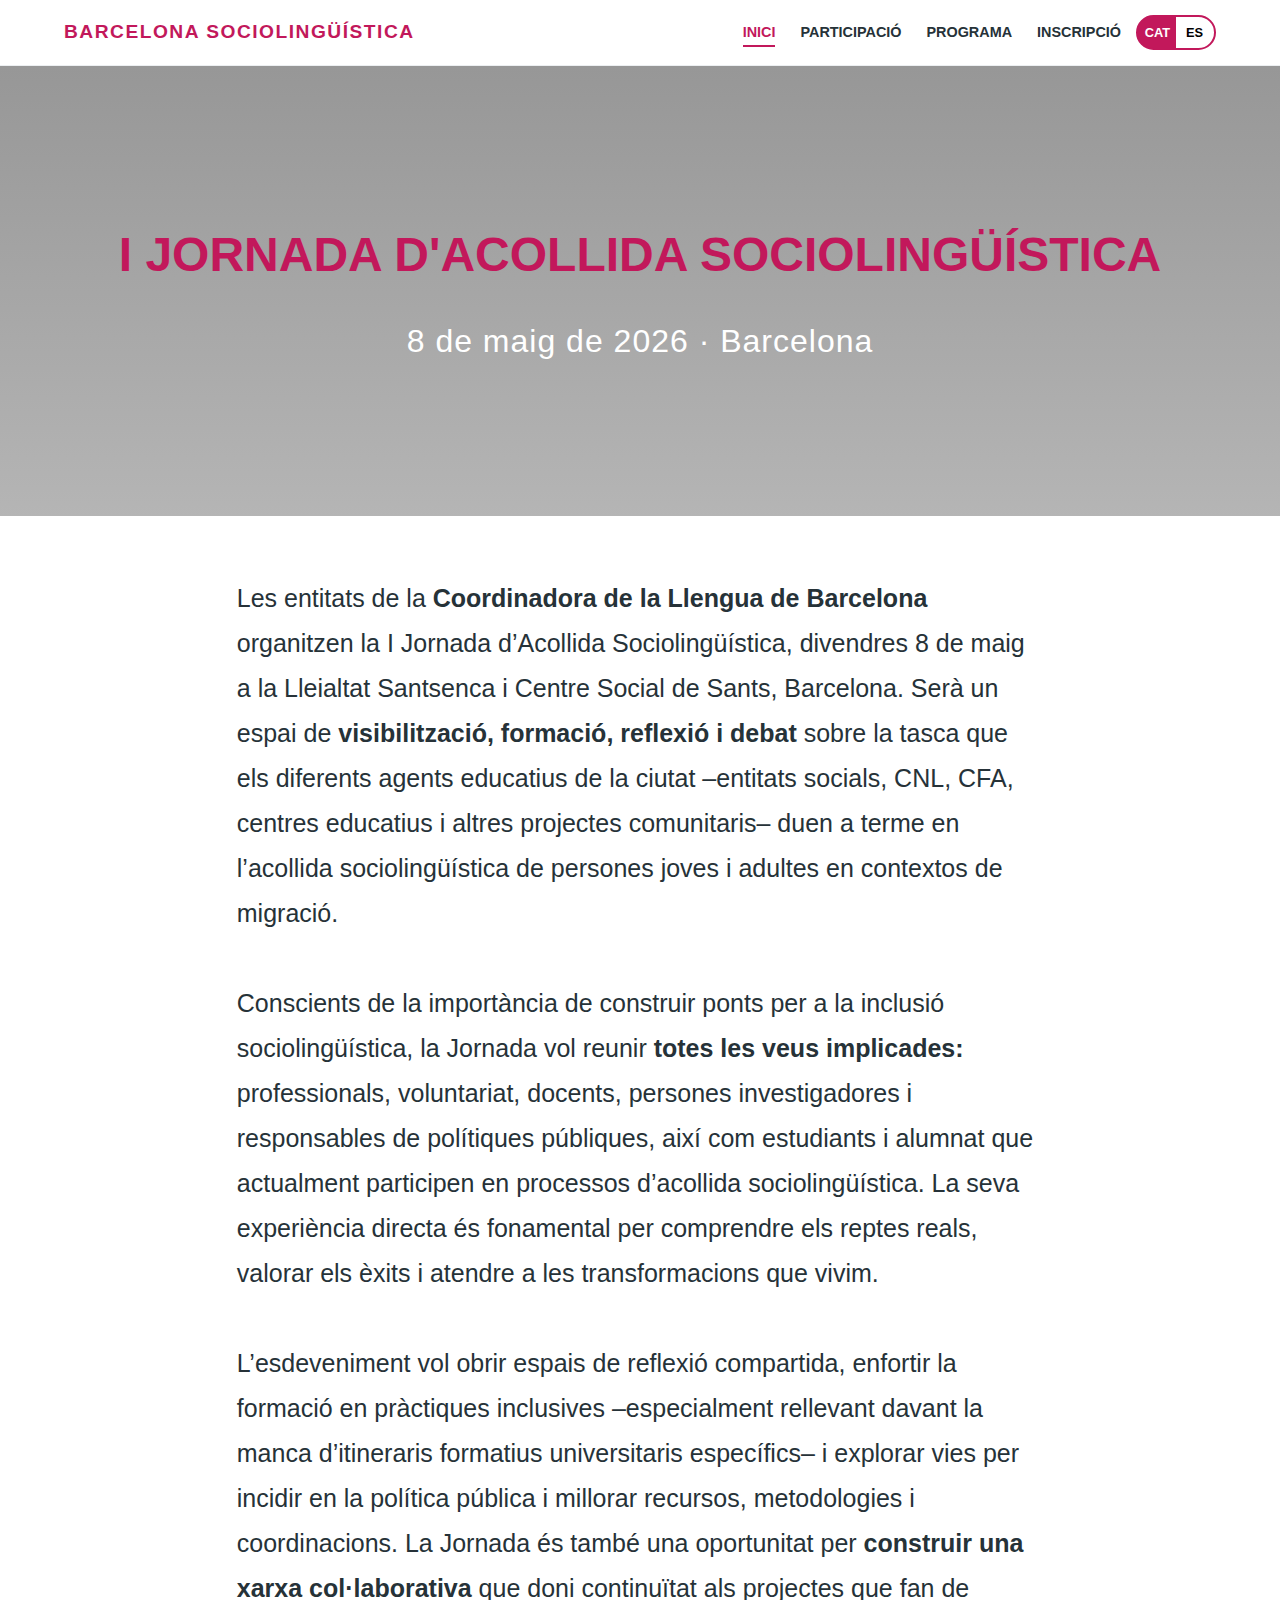
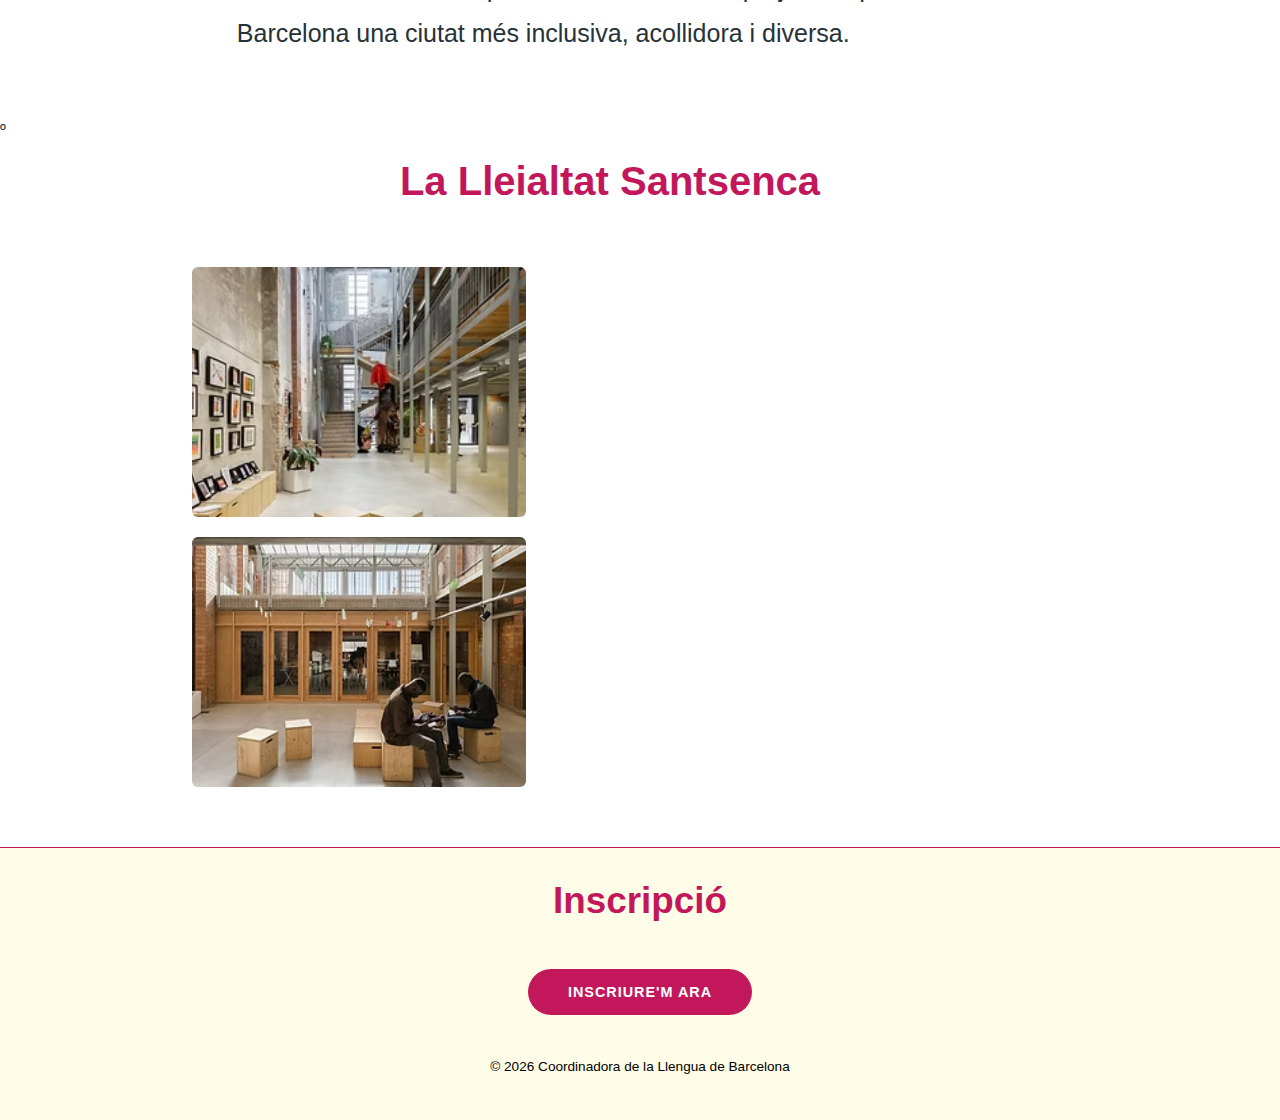
<file: index.html>
<!DOCTYPE html>
<html lang="ca">

<head>
    <meta charset="UTF-8">
    <title>Inici | I Jornada</title>
    <meta name="viewport" content="width=device-width, initial-scale=1">
    <link rel="stylesheet" href="style.css">
</head>

<body>

    <!-- HERO -->
    <header id="hero" class="hero">
        <div class="hero-content">
            <h1 id="hero-title" class="hero-title">I Jornada d'Acollida Sociolingüística</h1>
            <p id="hero-date" class="hero-date">8 de maig de 2026 · Barcelona</p>
        </div>
    </header>

    <!-- INTRODUCCIÓN -->
    <section id="intro" class="section container">
        <div id="intro-text" class="intro-text">

        </div>
    </section>

    
º
    <!-- UBICACIÓN -->
    <section id="location" class="location-section">
        <h2 id="location-title" class="location-title">La Lleialtat Santsenca</h2>

        <div class="location-flex">
            <div class="location-images">
                <img src="./img/ubi1.avif" alt="Interior Lleialtat">
                <img src="./img/ubi2.avif" alt="Espai Social">
            </div>

            <div class="map-container">
                <iframe
                    src="https://www.google.com/maps/embed?pb=!1m18!1m12!1m3!1d382621.56445900147!2d1.965536495145712!3d41.477592037907385!2m3!1f0!2f0!3f0!3m2!1i1024!2i768!4f13.1!3m3!1m2!1s0x12a49885237d18d1%3A0x4b334924b90e717a!2sCarrer%20d&#39;Olzinelles%2C%2031%2C%20Sants-Montju%C3%AFc%2C%2008014%20Barcelona!5e0!3m2!1ses!2ses!4v1768354115366!5m2!1ses!2ses"
                    width="600" height="450" style="border:0;" allowfullscreen="" loading="lazy"
                    referrerpolicy="no-referrer-when-downgrade"></iframe>
            </div>
        </div>
    </section>

    <!-- INSCRIPCIÓN -->
    <section id="inscripcio" class="inscription-footer">
      
            <h2 id="inscripcio-title" class="footer-title">Inscripció</h2>
            <button id="rsvp-btn" class="rsvp-btn">Inscriure'm ara</button>
       

    </section>

    <!-- FOOTER -->
    <footer id="footer" class="footer">
        <p id="footer-text">© 2026 Coordinadora de la Llengua de Barcelona</p>
    </footer>
    <script src="nav.js" defer></script>

</body>

</html>
</file>
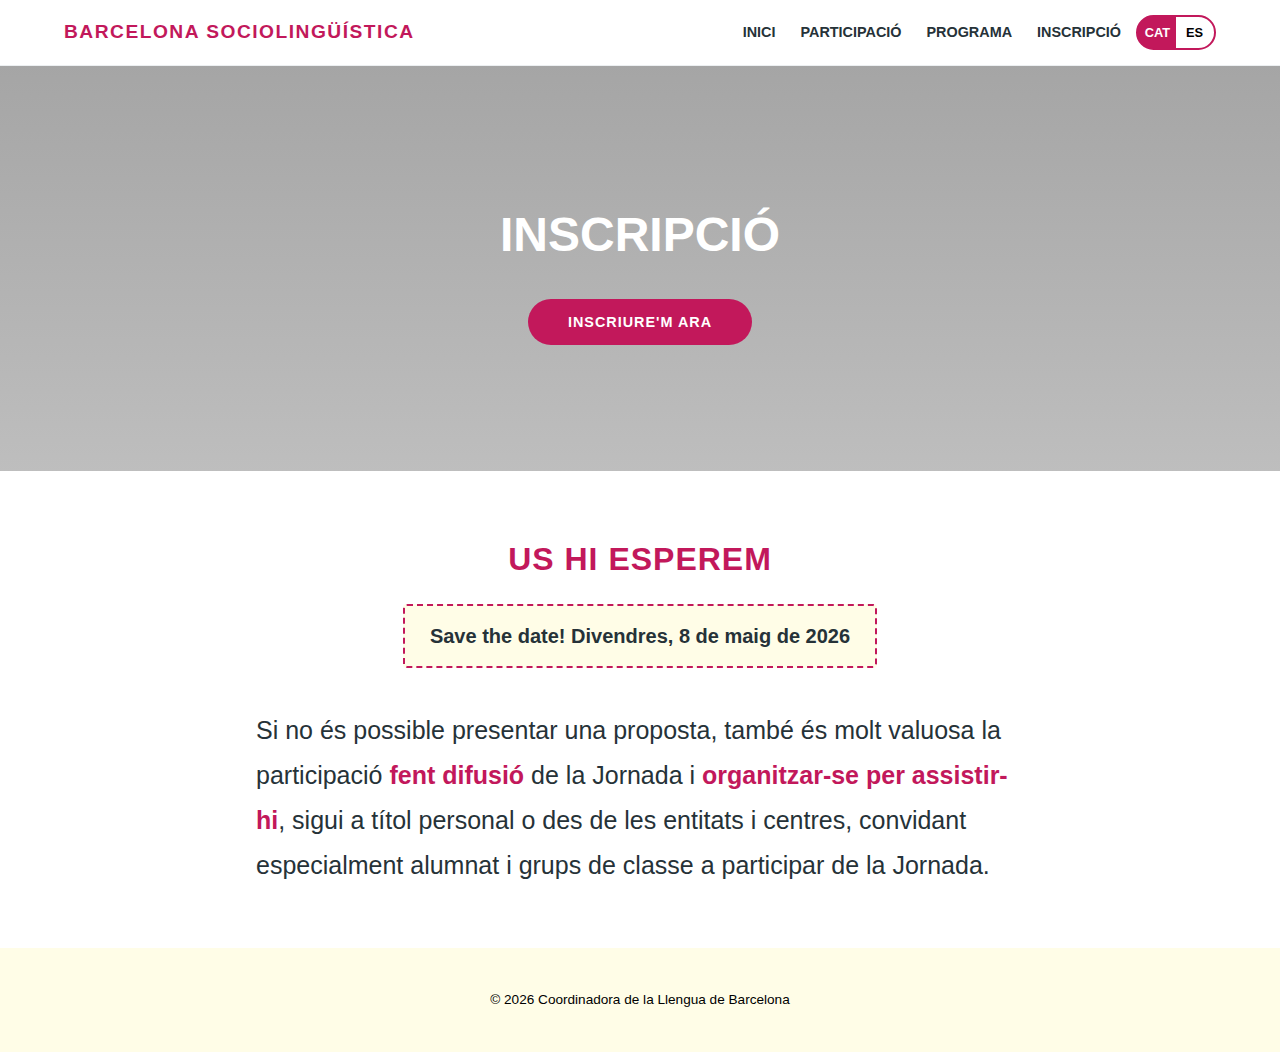
<file: inscripcion.html>
<!DOCTYPE html>
<html lang="ca">

<head>
    <meta charset="UTF-8">
    <title>Inscripció | I Jornada</title>
    <meta name="viewport" content="width=device-width, initial-scale=1">

    <link rel="stylesheet" href="style.css">
</head>

<body>

    <!-- HEADER CON IMAGEN -->
    <header class="page-header page-header--inscripcion">
        <div class="page-header-content">
            <h1 id="page-header-title" class="page-header-title">Inscripció</h1>

            <button id="rsvp-btn" class="rsvp-btn">Inscriure'm ara</button>
            
        </div>
    </header>

    <div class="inscripcion-container">
    <h5 id="subtitle">Us hi esperem</h5>
    <samp id="save-date">Save the date! Divendres, 8 de maig de 2026</samp>
    <p id="participation-text"></p>
    
</div>

  <!-- FOOTER -->
    <footer id="footer" class="footer">
        <p id="footer-text">© 2026 Coordinadora de la Llengua de Barcelona</p>
    </footer>
    <script src="nav.js"></script>
</body>

</html>
</file>
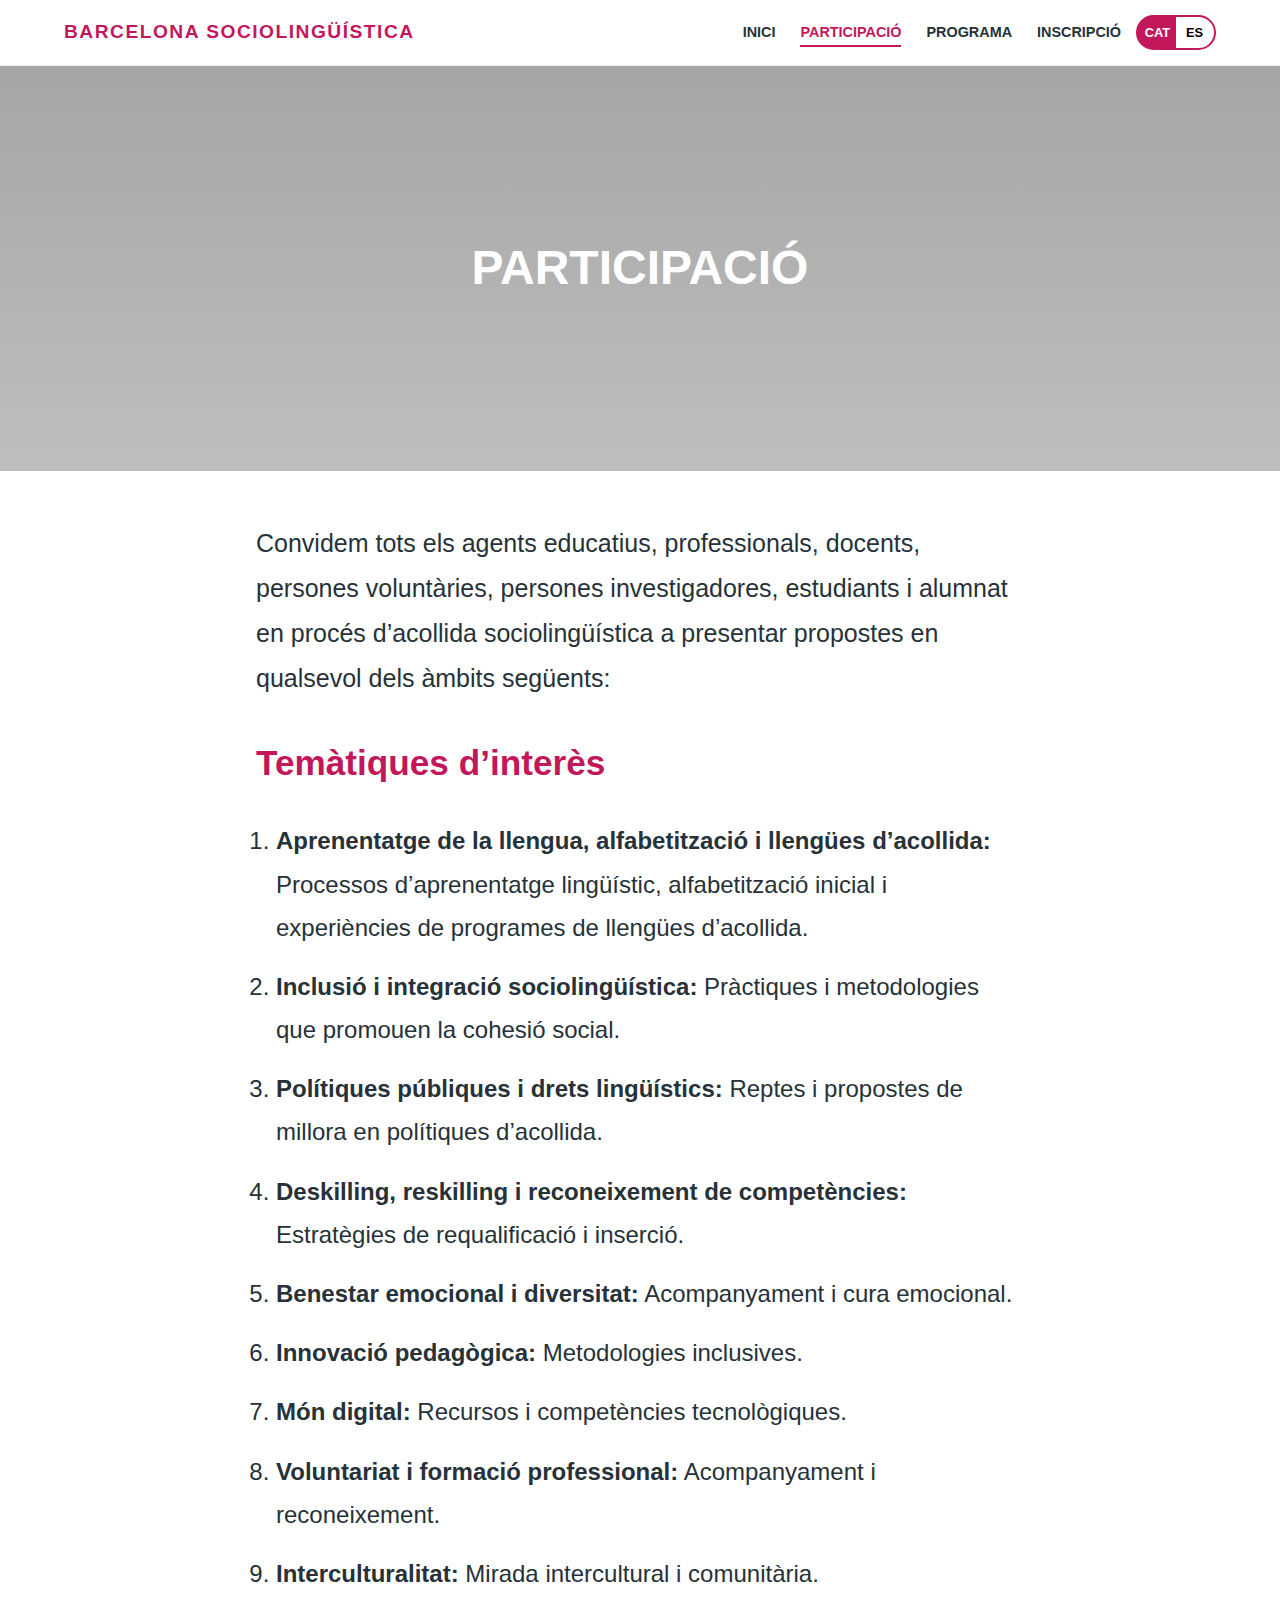
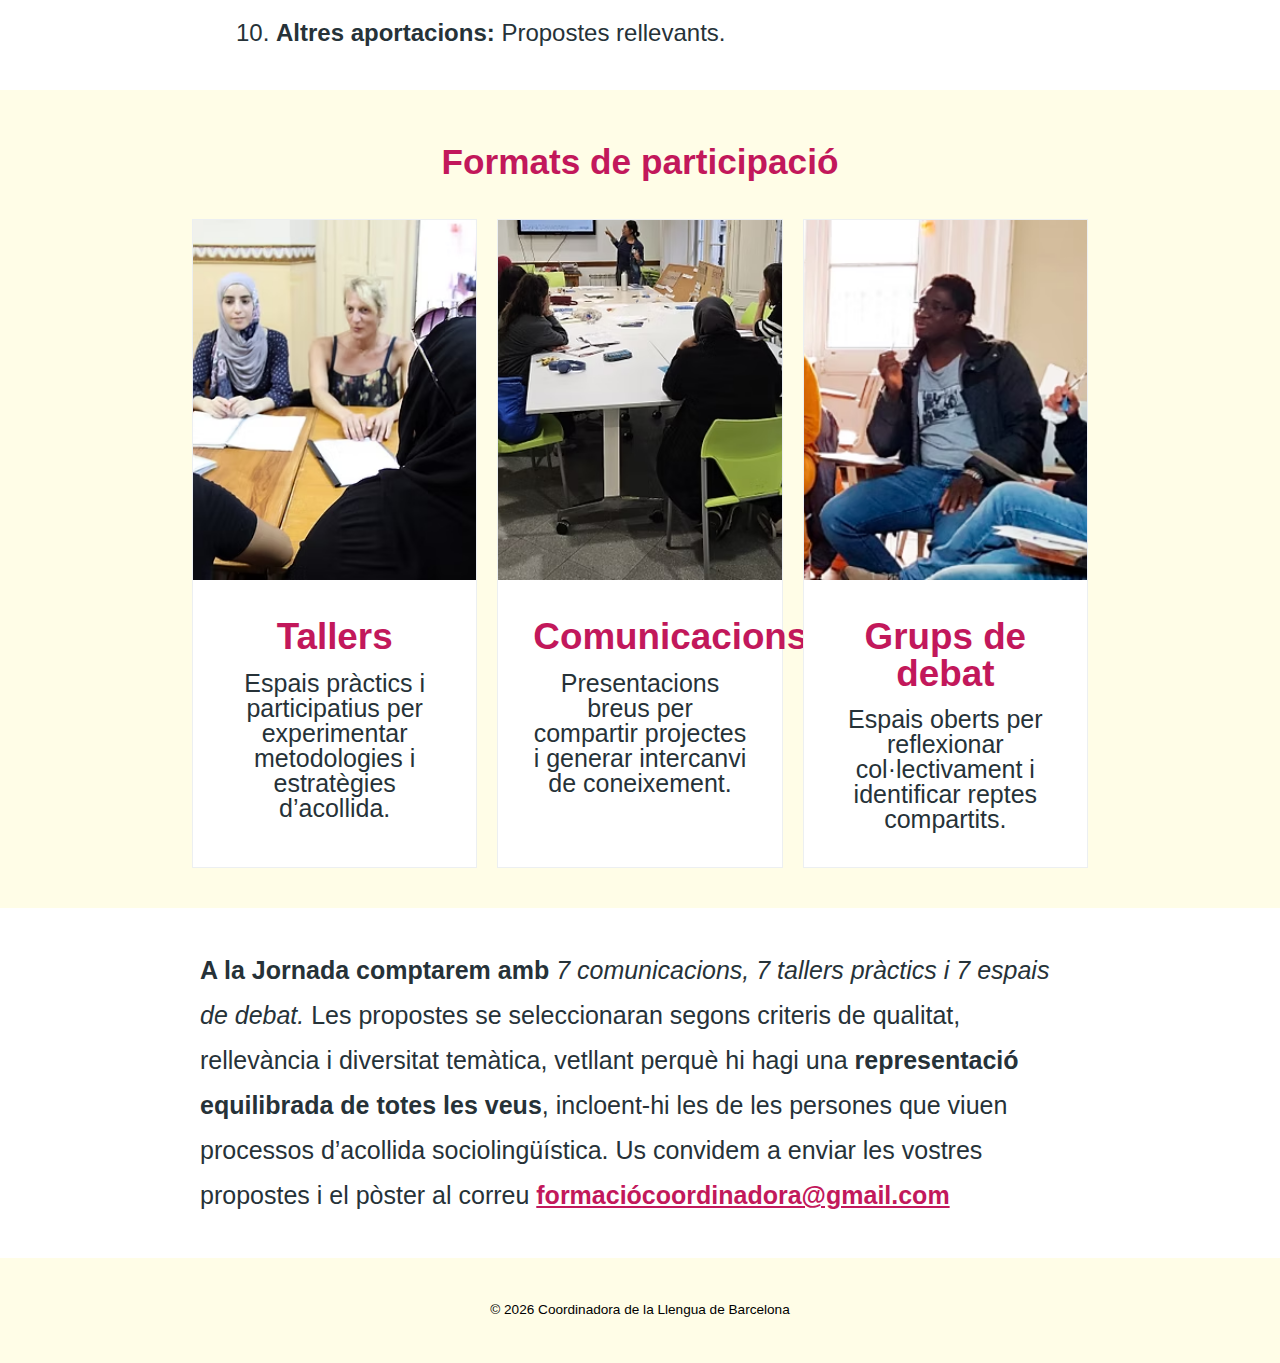
<file: participacio.html>
<!DOCTYPE html>
<html lang="ca">

<head>
    <meta charset="UTF-8">
    <title>Participació | I Jornada</title>
    <meta name="viewport" content="width=device-width, initial-scale=1">

    <link rel="stylesheet" href="style.css">
</head>

<body>

    <!-- HEADER CON IMAGEN -->
    <header class="page-header page-header--participacio">
        <div class="page-header-content">
            <h1 id="page-header-title" class="page-header-title">Participació</h1>
        </div>
    </header>

    <!-- CONTENIDO PRINCIPAL (LINEAL) -->
    <section id="participacio-content">

        <article id="tematiques" class="participacio-block">
            <p id="intro-paragraph" class="intro-paragraph">
                <!-- Este texto se traducirá y puede contener saltos de línea -->
            </p>

            <h2 id="tematiques-title" class="block-title">Temàtiques d’interès</h2>

            <ol class="tematiques-list">
                <li id="tematiques-list-1"></li>
                <li id="tematiques-list-2"></li>
                <li id="tematiques-list-3"></li>
                <li id="tematiques-list-4"></li>
                <li id="tematiques-list-5"></li>
                <li id="tematiques-list-6"></li>
                <li id="tematiques-list-7"></li>
                <li id="tematiques-list-8"></li>
                <li id="tematiques-list-9"></li>
                <li id="tematiques-list-10"></li>
            </ol>
        </article>
        <!-- FORMATOS -->
        <article id="formats" class="section cards-section">
            <h2 id="formats-title" class="block-title">Formats de participació</h2>
            <div class="cards-container">

                <article class="image-card">
                    <img src="./img/image.avif" alt="Tallers">
                    <div class="card-content">
                        <h3 id="card-title-1" class="card-title">Tallers</h3>
                        <p id="card-desc-1">Espais pràctics i participatius per experimentar metodologies i estratègies
                            d’acollida.</p>
                    </div>
                </article>

                <article class="image-card">
                    <img src="./img/image (1).avif" alt="Comunicacions">
                    <div class="card-content">
                        <h3 id="card-title-2" class="card-title">Comunicacions</h3>
                        <p id="card-desc-2">Presentacions breus per compartir projectes i generar intercanvi de
                            coneixement.
                        </p>
                    </div>
                </article>

                <article class="image-card">
                    <img src="./img/image (2).avif" alt="Grups de debat">
                    <div class="card-content">
                        <h3 id="card-title-3" class="card-title">Grups de debat</h3>
                        <p id="card-desc-3">Espais oberts per reflexionar col·lectivament i identificar reptes
                            compartits.
                        </p>

                    </div>
                </article>

            </div>
        </article>

    </section>

    <section class="comunicadoJornda">
        <p id="comunicado-jornda">
            <!-- Aquí se aplicará la traducción, los <b> y <a> se mantienen desde JSON -->
        </p>
    </section>

    <!-- FOOTER -->
    <footer id="footer" class="footer">
        <p id="footer-text">© 2026 Coordinadora de la Llengua de Barcelona</p>
    </footer>

    <script src="nav.js" defer></script>
</body>

</html>
</file>
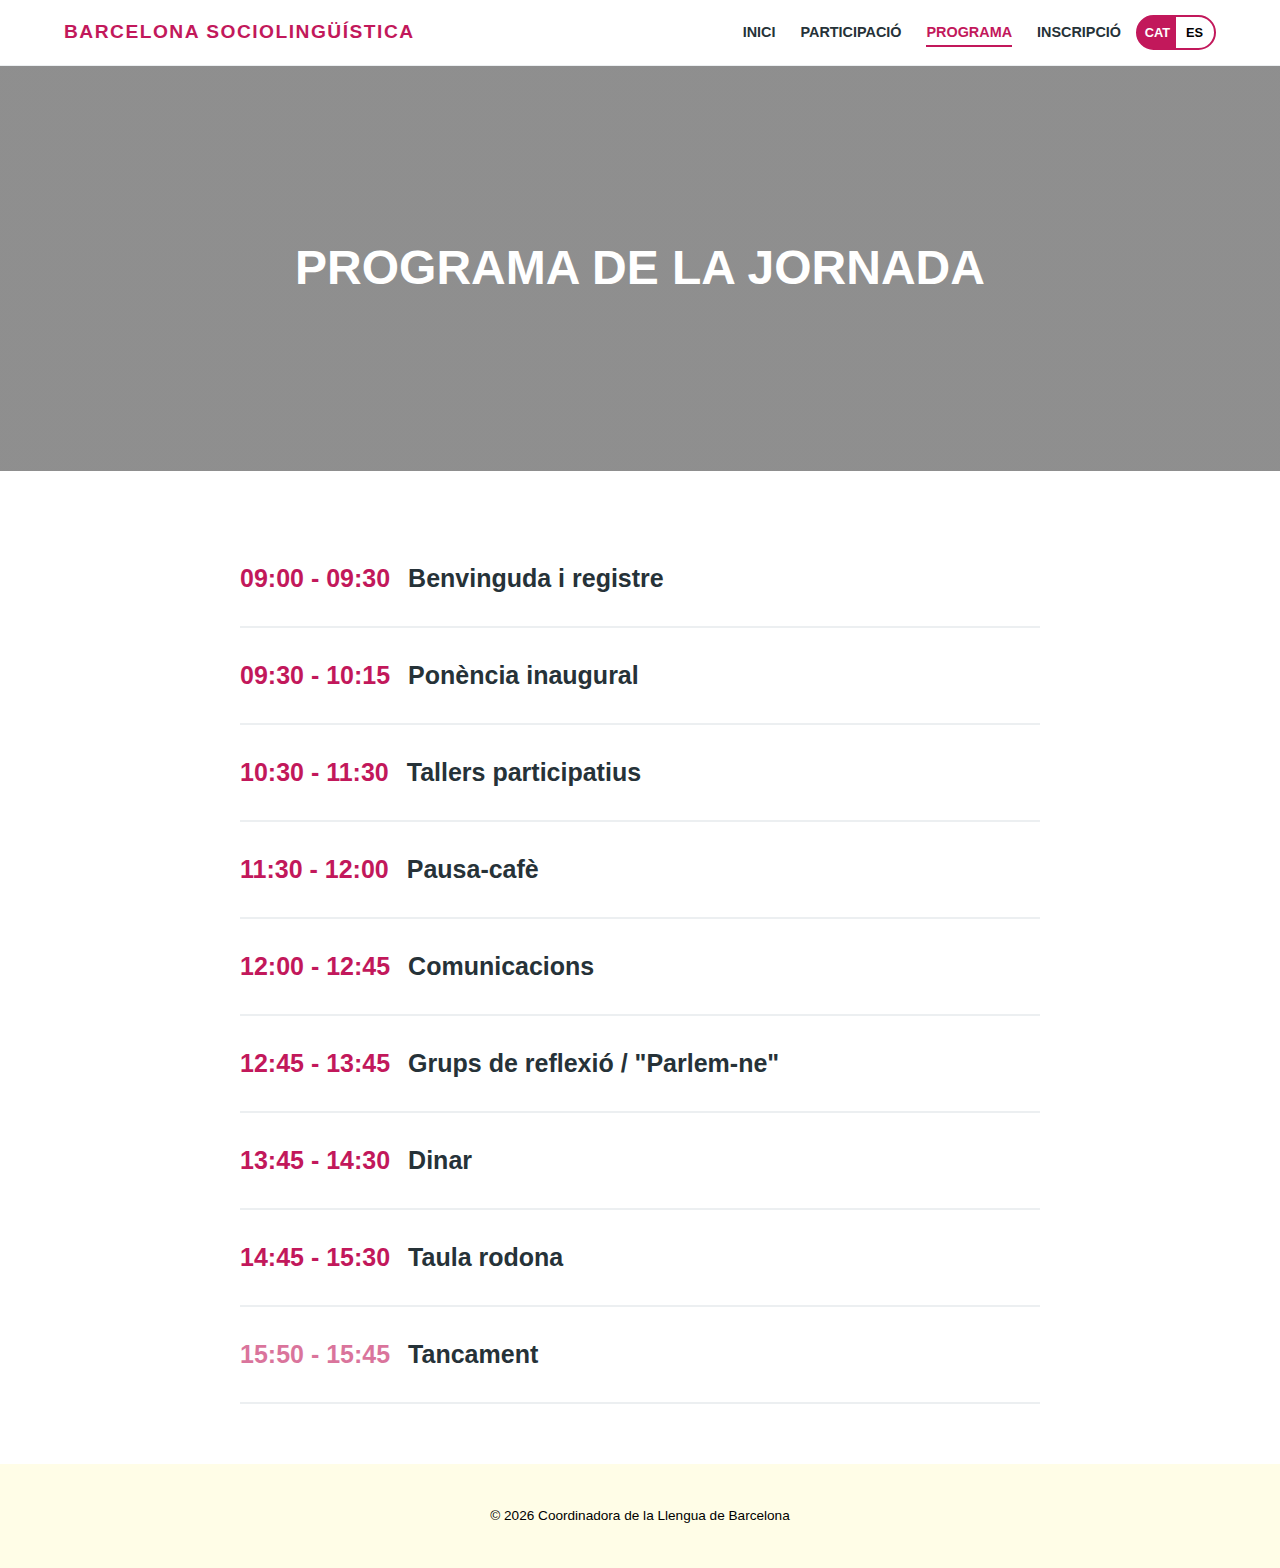
<file: programa.html>
<!DOCTYPE html>
<html lang="ca">

<head>
    <meta charset="UTF-8">
    <title>Programa | I Jornada</title>
    <meta name="viewport" content="width=device-width, initial-scale=1">

    <link rel="stylesheet" href="style.css">
</head>

<body>
    <header class="page-header page-header--programa">
        <div class="page-header-content">
            <h1 id="page-header-title" class="page-header-title"></h1>
        </div>
    </header>

    <div class="container">
        <div class="programa-list">
            <div class="programa-item">
                <div class="programa-time">09:00 - 09:30</div>
                <div id="programa-item-1" class="programa-desc"></div>
            </div>
            <div class="programa-item">
                <div class="programa-time">09:30 - 10:15</div>
                <div id="programa-item-2" class="programa-desc"></div>
            </div>
            <div class="programa-item">
                <div class="programa-time">10:30 - 11:30</div>
                <div id="programa-item-3" class="programa-desc"></div>
            </div>
            <div class="programa-item" >
                <div class="programa-time">11:30 - 12:00</div>
                <div id="programa-item-4" class="programa-desc"></div>
            </div>
            <div class="programa-item">
                <div class="programa-time">12:00 - 12:45</div>
                <div id="programa-item-5" class="programa-desc"></div>
            </div>
            <div class="programa-item">
                <div class="programa-time">12:45 - 13:45</div>
                <div id="programa-item-6" class="programa-desc"></div>
            </div>
            <div class="programa-item">
                <div class="programa-time">13:45 - 14:30</div>
                <div id="programa-item-7" class="programa-desc"></div>
            </div>
            <div class="programa-item">
                <div class="programa-time">14:45 - 15:30</div>
                <div id="programa-item-8" class="programa-desc"></div>
            </div>
            <div class="programa-item">
                <div class="programa-time" style="opacity: 0.6">15:50 - 15:45</div>
                <div id="programa-item-9" class="programa-desc"></div>
            </div>
        </div>
    </div>

    <!-- FOOTER -->
    <footer id="footer" class="footer">
        <p id="footer-text"></p>
    </footer>

    <script src="nav.js"></script>
</body>

</html>
</file>
<file: style.css>
/* ================= VARIABLES ================= */
:root {
    --pink: #c2185b;
    --text-main: #263238;
    --white: #ffffff;
    --border: #eceff1;
    --yellow-bg: #fffde7;
}

/* ================= RESET ================= */
* {
    box-sizing: border-box;
    margin: 0;
    padding: 0;
}

body {
    font-family: 'Montserrat', sans-serif;
    background-color: var(--white);
    color: var(--text-main);
    line-height: 1.8;
    -webkit-font-smoothing: antialiased;
}

/* ================= NAVBAR ================= */
.navbar {
    background: var(--white);
    padding: 15px 5%;
    position: sticky;
    top: 0;
    z-index: 1000;
    border-bottom: 1px solid var(--border);
}

.nav-container {
    display: flex;
    justify-content: space-between;
    align-items: center;
    width: 100%;
    margin: 0 auto;
}

.logo {
    font-weight: 900;
    color: var(--pink);
    text-decoration: none;
    font-size: 1.2rem;
    text-transform: uppercase;
    letter-spacing: 1.5px;
}

nav ul {
    list-style: none;
    display: flex;
    gap: 25px;
    align-items: center;
}

nav a {
    text-decoration: none;
    color: var(--text-main);
    font-weight: 700;
    font-size: 0.9rem;
    text-transform: uppercase;
    transition: 0.3s;
    padding: 5px 0;
}

nav a:hover,
nav a.active {
    color: var(--pink);
    border-bottom: 2px solid var(--pink);
}

.lang-btn {
    display: flex;
    justify-content: space-between;
    /* Separa CAT de ES */
    align-items: center;
    width: 80px;
    /* Ancho fijo para que el 50% sea exacto */
    background: transparent;
    border: 2px solid var(--pink);
    padding: 8px 1px;
    border-radius: 50px;
    font-weight: 800;
    font-size: 0.8rem;
    cursor: pointer;
    transition: 0.3s;
    overflow: hidden;
}

/* Color por defecto del texto (Negro) */
.lang-btn span {
    color: #000000;
    z-index: 1;
    width: 50%;
    text-align: center;
}

/* --- ESTADO CATALÁN SELECCIONADO --- */
.lang-cat {
    /* Fondo: mitad rosa izquierda, mitad transparente derecha */
    background: linear-gradient(90deg, var(--pink) 50%, transparent 50%) !important;
}

/* Texto CAT en blanco, ES se queda negro */
.lang-cat span:first-child {
    color: #ffffff;

}

.lang-cat span:last-child {
    color: #000000;
}

/* --- ESTADO CASTELLANO SELECCIONADO --- */
.lang-es {
    /* Fondo: mitad transparente izquierda, mitad rosa derecha */
    background: linear-gradient(90deg, transparent 50%, var(--pink) 50%) !important;
}

/* Texto CAT se queda negro, ES en blanco */
.lang-es span:first-child {
    color: #000000;
}

.lang-es span:last-child {
    color: #ffffff;
}


/* Contenedor derecho para agrupar idioma + menú */
.nav-right {
    display: flex;
    align-items: center;
    gap: 15px;
}

/* Ocultar el botón hamburguesa por defecto en desktop */
.menu-toggle {
    display: none;
    background: none;
    border: none;
    font-size: 1.8rem;
    color: var(--pink);
    cursor: pointer;
}

/* ================= HEADERS ================= */

/* Base para todos los headers */
.page-header {
    position: relative;
    min-height: 45vh;
    display: flex;
    align-items: center;
    justify-content: center;
}

.page-header-content {
    position: relative;
    text-align: center;
    padding: 0 20px;
}

/* Header HOME / Hero */
.hero {
    min-height: 50vh;
    background:
        linear-gradient(rgba(97, 97, 97, 0.66), rgba(139, 139, 139, 0.64)),
        url('https://images.unsplash.com/photo-1517486808906-6ca8b3f04846?auto=format&fit=crop&w=1400&q=80');
    background-size: cover;
    background-position: center;
    display: flex;
    align-items: center;
    justify-content: center;
    text-align: center;
}

.hero-title {
    color: var(--pink);
    font-size: clamp(2rem, 4vw, 3rem);
    font-weight: 900;
    text-transform: uppercase;
}

.hero-date {
    margin-top: 15px;
    color: var(--white);
    letter-spacing: 1px;
    font-size: 2rem;
}

/* Header PROGRAMA */
.page-header--programa {
    background:
        linear-gradient(rgba(105, 105, 105, 0.75), rgba(105, 105, 105, 0.75)),
        url("https://images.unsplash.com/photo-1503676260728-1c00da094a0b?auto=format&fit=crop&w=1600&q=80");
    background-size: cover;
    background-position: center;
}

.page-header--programa .page-header-title,
.page-header--participacio .page-header-title,
.page-header--inscripcion .page-header-title {
    color: var(--white);
    font-size: clamp(2rem, 4vw, 3rem);
    font-weight: 900;
    text-transform: uppercase;
}

/* Header PARTICIPACIÓ */
.page-header--participacio {
    background:
        linear-gradient(rgba(117, 117, 117, 0.65), rgba(155, 155, 155, 0.65)),
        url("https://images.unsplash.com/photo-1529070538774-1843cb3265df?auto=format&fit=crop&w=1600&q=80");
    background-size: cover;
    background-position: center;
}


.page-header--inscripcion {
    background:
        linear-gradient(rgba(117, 117, 117, 0.65), rgba(155, 155, 155, 0.65)),
        url("https://images.unsplash.com/photo-1529070538774-1843cb3265df?auto=format&fit=crop&w=1600&q=80");
    background-size: cover;
    background-position: center;
}


/* ================= SECCIONES ================= */
.section {
    padding: 40px 0;
    font-size: 25px;
}

.container {
    width: 100%;
    padding: 60px 5%;
    margin: 0 auto;
}

.intro-text {
    width: 70%;
    margin: auto;
}

.intro-text p {
    margin-bottom: 20px;
}

.intro-text p:last-child {
    margin-bottom: 0px;
}

/* ================= CARDS ================= */
.cards-section {
    background: var(--yellow-bg);
    text-align: center;
}

.cards-container {
    line-height: 1;
    display: grid;
    gap: 20px;
    width: 70%;
    margin: auto;
    grid-template-columns: repeat(auto-fit, minmax(280px, 1fr));
}

.image-card {
    background: var(--white);
    border: 1px solid var(--border);
}

.image-card img {
    width: 100%;
    height: 360px;
    object-fit: cover;
}

.card-content {
    padding: 35px;
    text-align: center;
}

.card-title,
.footer-title {
    color: var(--pink);
    font-size: 2.3rem;
    margin-bottom: 15px;
}

/* ================= UBICACIÓN ================= */
.location-section {
    padding: 0px 60px 60px 0px;
    width: 70%;
    margin: auto;
}

.location-title {
    text-align: center;
    color: var(--pink);
    font-size: 2.5rem;
    margin-bottom: 50px;
}

/* Grid principal */
.location-flex {
    display: grid;
    grid-template-columns: 40% 1fr;
    gap: 30px;
    align-items: stretch;
}

/* Columna izquierda (imágenes) */
.location-images {
    display: grid;
    grid-template-rows: 1fr 1fr;
    gap: 20px;
    margin: auto;
}

.location-images img {
    margin: auto;
    width: 100%;
    max-width: 450px;
    height: 250px;
    object-fit: cover;
    border-radius: 6px;
}

/* Columna derecha (mapa) */
.map-container {
    display: grid;
}

.map-container iframe {
    width: 100%;
    height: 100%;
    min-height: 450px;
    border-radius: 6px;
    border: none;
}

/* ================= PROGRAMA ================= */
.programa-list {
    max-width: 800px;
    margin: 0 auto;
    font-size: 25px;
}

.programa-item {
    display: flex;
    align-items: flex-start;
    padding: 25px 0;
    border-bottom: 2px solid var(--border);
}

.programa-time {
    min-width: 140px;
    font-weight: 900;
    color: var(--pink);
    font-size: 25px;
    margin-right: 18px;
}

.programa-desc {
    font-weight: 600;
    font-size: 25px;
    color: var(--text-main);
}

.programa-item.muted {
    opacity: 0.9;
}

/* ================= PARTICIPACIÓ ================= */
.participacio-block {
    max-width: 60%;
    margin: auto;
    padding: 20px 0px;
}

.block-title {
    color: var(--pink);
    font-size: 2.2rem;
    margin-bottom: 25px;
}

.tematiques-list {
    padding-left: 20px;
}

.tematiques-list li {
    margin-bottom: 16px;
    font-size: 1.5rem;
}


.intro-paragraph {
    width: 100%;
    margin: 0 auto;
    font-size: 25px;
    margin: 30px 0;
}

/* Texto */
.comunicadoJornda {
    font-size: 25px;
    width: 75%;
    margin: auto;
    padding: 40px;
}

/* Links */
.comunicadoJornda a {
    color: var(--pink);
    font-weight: 700;
}

/* ================= INSCRIPCIÓ ESPECÍFICO ================= */

/* Contenedor principal para centrar el contenido */
.inscripcion-container {
    max-width: 60%;
    /* Alineado con .participacio-block e .intro-text */
    margin: 60px auto;
    text-align: center;
}

.inscription-footer {
    background-color: #fffde7;
    margin: auto;
    text-align: center;
    padding-top: 20px;
    border-top: #c2185b solid 1px;
}

/* Estilo para "Us hi esperem" */
#subtitle {
    color: var(--pink);
    font-size: 2rem;
    font-weight: 900;
    text-transform: uppercase;
    margin-bottom: 15px;
    letter-spacing: 1px;
}

/* Estilo para el "Save the date" */
#save-date {
    display: inline-block;
    background-color: var(--yellow-bg);
    color: var(--text-main);
    padding: 12px 25px;
    border: 2px dashed var(--pink);
    border-radius: 4px;
    font-weight: 800;
    font-size: 20px;
    margin-bottom: 40px;
    font-family: 'Montserrat', sans-serif;
}

/* Estilo para el párrafo de participación */
#participation-text {
    font-size: 25px;
    line-height: 1.8;
    color: var(--text-main);
    text-align: left;
}

/* Resalte para las negritas que vienen del JSON */
#participation-text b {
    color: var(--pink);
    font-weight: 800;
}

/* Botón RSVP (si decides ponerlo también abajo) */
.rsvp-btn {
    background: var(--pink);
    color: var(--white);
    border: none;
    padding: 15px 40px;
    font-size: 0.9rem;
    font-weight: 900;
    text-transform: uppercase;
    border-radius: 50px;
    cursor: pointer;
    transition: 0.3s;
    margin-top: 20px;
    letter-spacing: 1px;
}

.rsvp-btn:hover {
    transform: translateY(-3px);
    box-shadow: 0 5px 15px rgba(194, 24, 91, 0.3);
}

/* ================= FOOTER ================= */
.footer {
    background: var(--yellow-bg);
    color: #000;
    text-align: center;
    padding: 40px 20px;
    font-size: 0.85rem;
}

/* ================= RESPONSIVE ACTUALIZADO ================= */
@media (max-width: 768px) {

    /* 1. Ajuste de Fuentes (Reducción de los 25px originales) */
    .section,
    .intro-paragraph,
    .comunicadoJornda,
    #participation-text,
    .programa-list {
        font-size: 1.05rem !important;
        /* Unos 17px aprox, ideal para lectura móvil */
    }

    .container {

        padding: 30px 5%;
    }

    .intro-text,
    .participacio-block,
    .inscripcion-container,
    .comunicadoJornda,
    .location-section {
        width: 92% !important;
        /* Los contenedores ahora ocupan casi toda la pantalla */
        max-width: none;
        padding: 10px 5px;
    }

    /* 2. Programa (Cambio de fila a columna) */
    .programa-item {
        flex-direction: column;
        align-items: flex-start;
        padding: 15px 0;
        gap: 5px;
    }

    .programa-time {
        font-size: 1.1rem;
        min-width: auto;
        margin-bottom: 2px;
    }

    .programa-desc {
        font-size: 1.05rem;
    }

    /* 3. Ubicación (Apilado vertical) */
    .location-flex {
        grid-template-columns: 1fr;
        gap: 20px;
    }

    .location-images {
        grid-template-columns: 1fr 1fr;
        /* Dos fotitos una al lado de otra */
            grid-template-rows: none;
        order: 2;
    }

    .location-images img {
        height: 150px;
    }

    .image-card img {
        height: 200px;
    }

    .cards-container {
        width: 90%;
    }

    .map-container iframe {
        min-height: 300px;
    }

    /* 4. Títulos y Cabeceras */
    .hero-title,
    .page-header-title {
        font-size: 1.6rem !important;
        line-height: 1.2;
    }

    .hero-date {
        font-size: 1.1rem !important;
    }

    .block-title,
    .card-title,
    .location-title,
    #subtitle {
        font-size: 1.5rem !important;
        margin-bottom: 15px;
    }

    .tematiques-list li {
        font-size: 1rem;
        margin-bottom: 10px;
    }

    /* 5. Inscripción y Botones */
    #save-date {
        font-size: 0.9rem;
        padding: 10px;
        width: 100%;
        text-align: center;
    }

    .rsvp-btn {
        padding: 12px;
        font-size: 0.8rem;
    }

    /* 6. Navbar y Botón Idioma móvil */
    .logo {
        font-size: 0.9rem;
        max-width: 180px;
    }

    .nav-right {
        gap: 25px;
    }

    .lang-btn {
        width: 75px;
        padding: 6px 1px;
        font-size: 0.7rem;
    }

    /* Mostrar menú hamburguesa */
    .menu-toggle {
        display: block;
    }

    #menu {
        display: flex;
        /* Cambiamos de display: none a flex siempre */
        flex-direction: column;
        position: absolute;
        top: 100%;
        left: 0;
        width: 100%;
        background: var(--white);
        padding: 0;
        /* Empezamos sin padding para que no ocupe espacio */
        gap: 20px;
        text-align: center;

        /* Estado inicial: oculto y desplazado hacia arriba */
        max-height: 0;
        overflow: hidden;
        opacity: 0;
        visibility: hidden;
        transition: all 0.4s ease-in-out;
        /* Controla la suavidad */
    }

    /* Estado cuando el menú tiene la clase .show */
    #menu.show {
        max-height: 500px;
        /* Un valor lo suficientemente alto */
        padding: 30px;
        opacity: 1;
        visibility: visible;
        box-shadow: 0 10px 20px rgba(0, 0, 0, 0.1);
    }

    /* Animación de los elementos de la lista (opcional, para que aparezcan uno a uno) */
    #menu li {
        opacity: 0;
        transform: translateY(-10px);
        transition: 0.3s ease;
    }

    #menu.show li {
        opacity: 1;
        transform: translateY(0);
    }
}

/* Ajuste extra para móviles muy pequeños */
@media (max-width: 380px) {
    .logo {
        font-size: 0.75rem;
    }

    .lang-btn {
        width: 65px;
    }
}
</file>
